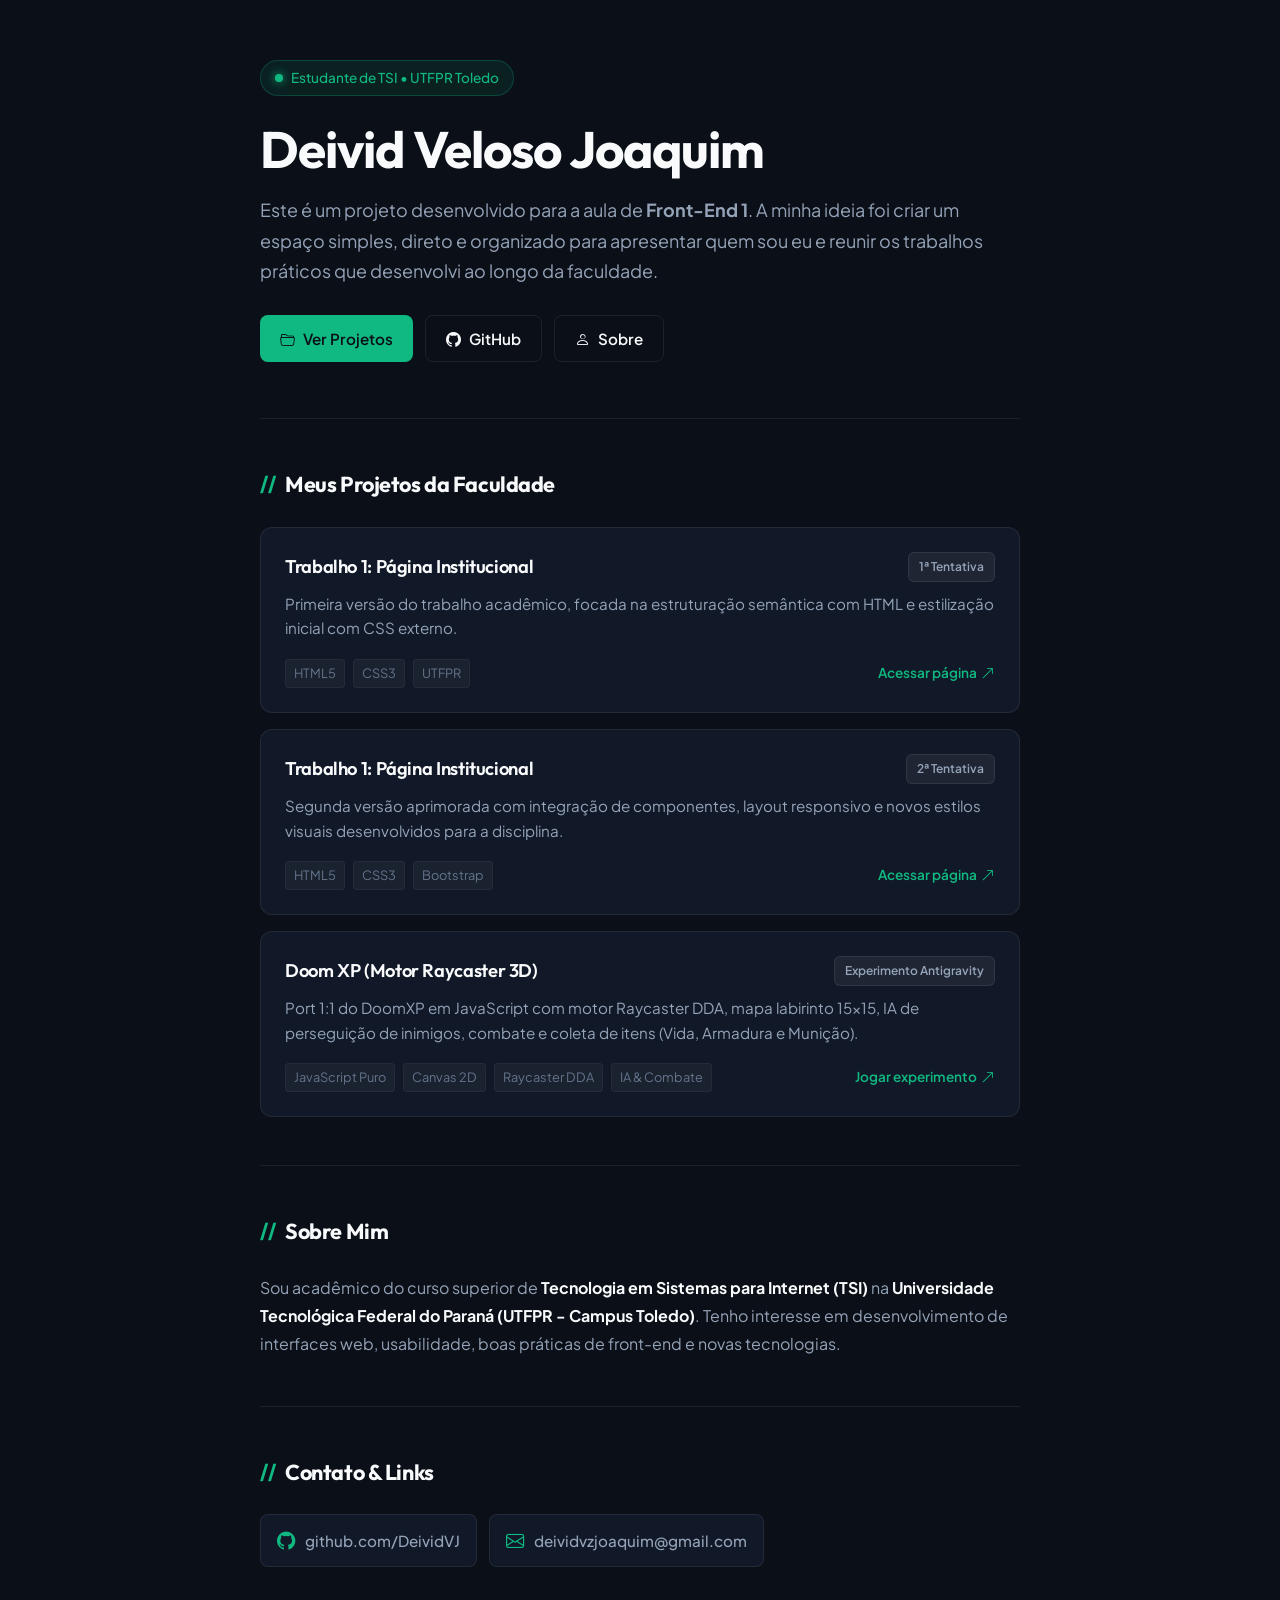
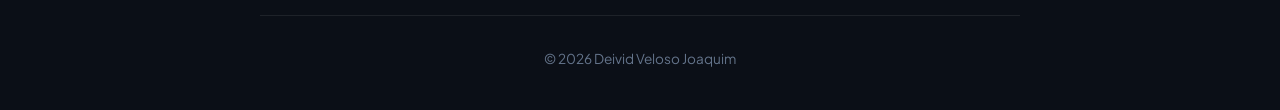
<file: index.html>
<!DOCTYPE html>
<html lang="pt-br">

<head>
    <meta charset="UTF-8">
    <meta name="viewport" content="width=device-width, initial-scale=1.0">
    <title>Deivid Veloso Joaquim | Portfólio Front-End</title>
    <meta name="description"
        content="Portfólio acadêmico de Deivid Veloso Joaquim, estudante de Tecnologia em Sistemas para Internet (TSI) na UTFPR Toledo. Projetos práticos da disciplina de Front-End 1.">

    <link rel="preconnect" href="https://fonts.googleapis.com">
    <link rel="preconnect" href="https://fonts.gstatic.com" crossorigin>
    <link
        href="https://fonts.googleapis.com/css2?family=Outfit:wght@500;600;700&family=Plus+Jakarta+Sans:wght@400;500;600&display=swap"
        rel="stylesheet">

    <link rel="stylesheet" href="https://cdn.jsdelivr.net/npm/bootstrap-icons@1.11.3/font/bootstrap-icons.min.css">

    <link rel="stylesheet" href="estilo.css">
</head>

<body>

    <main class="wrapper">

        <header class="hero">
            <div class="status-pill">
                <span class="status-dot"></span>
                <span>Estudante de TSI • UTFPR Toledo</span>
            </div>

            <h1>Deivid Veloso Joaquim</h1>

            <p>
                Este é um projeto desenvolvido para a aula de <strong>Front-End 1</strong>. A minha ideia foi criar um
                espaço simples, direto e organizado para apresentar quem sou eu e reunir os trabalhos práticos que
                desenvolvi ao longo da faculdade.
            </p>

            <div class="action-buttons">
                <a href="#projetos" class="btn btn-primary">
                    <i class="bi bi-folder2-open"></i> Ver Projetos
                </a>
                <a href="https://github.com/DeividVJ" target="_blank" rel="noopener noreferrer" class="btn btn-outline">
                    <i class="bi bi-github"></i> GitHub
                </a>
                <a href="#sobre" class="btn btn-outline">
                    <i class="bi bi-person"></i> Sobre
                </a>
            </div>
        </header>

        <div class="section-divider"></div>

        <section id="projetos" class="section">
            <h2 class="section-title">
                <span>//</span> Meus Projetos da Faculdade
            </h2>

            <div class="projects-grid">

                <a href="utfpr-trabalhos-main/utfpr-trabalhos-main/html utf/index.html" target="_blank"
                    rel="noopener noreferrer" class="project-card">
                    <div class="project-header">
                        <h3 class="project-title">Trabalho 1: Página Institucional</h3>
                        <span class="project-badge">1ª Tentativa</span>
                    </div>
                    <p class="project-desc">
                        Primeira versão do trabalho acadêmico, focada na estruturação semântica com HTML e estilização
                        inicial com CSS externo.
                    </p>
                    <div class="project-footer">
                        <div class="tech-tags">
                            <span class="tech-tag">HTML5</span>
                            <span class="tech-tag">CSS3</span>
                            <span class="tech-tag">UTFPR</span>
                        </div>
                        <span class="project-link-text">
                            Acessar página <i class="bi bi-arrow-up-right"></i>
                        </span>
                    </div>
                </a>

                <a href="Deividvsjq.github.io-main/trab3.1/index.html" target="_blank" rel="noopener noreferrer"
                    class="project-card">
                    <div class="project-header">
                        <h3 class="project-title">Trabalho 1: Página Institucional</h3>
                        <span class="project-badge">2ª Tentativa</span>
                    </div>
                    <p class="project-desc">
                        Segunda versão aprimorada com integração de componentes, layout responsivo e novos estilos
                        visuais desenvolvidos para a disciplina.
                    </p>
                    <div class="project-footer">
                        <div class="tech-tags">
                            <span class="tech-tag">HTML5</span>
                            <span class="tech-tag">CSS3</span>
                            <span class="tech-tag">Bootstrap</span>
                        </div>
                        <span class="project-link-text">
                            Acessar página <i class="bi bi-arrow-up-right"></i>
                        </span>
                    </div>
                </a>

                <a href="doom-xp/index.html" target="_blank" rel="noopener noreferrer" class="project-card">
                    <div class="project-header">
                        <h3 class="project-title">Doom XP (Motor Raycaster 3D)</h3>
                        <span class="project-badge">Experimento Antigravity</span>
                    </div>
                    <p class="project-desc">
                        Port 1:1 do DoomXP em JavaScript com motor Raycaster DDA, mapa labirinto 15x15, IA de
                        perseguição de inimigos, combate e coleta de itens (Vida, Armadura e Munição).
                    </p>
                    <div class="project-footer">
                        <div class="tech-tags">
                            <span class="tech-tag">JavaScript Puro</span>
                            <span class="tech-tag">Canvas 2D</span>
                            <span class="tech-tag">Raycaster DDA</span>
                            <span class="tech-tag">IA & Combate</span>
                        </div>
                        <span class="project-link-text">
                            Jogar experimento <i class="bi bi-arrow-up-right"></i>
                        </span>
                    </div>
                </a>
            </div>
        </section>

        <div class="section-divider"></div>

        <section id="sobre" class="section">
            <h2 class="section-title">
                <span>//</span> Sobre Mim
            </h2>
            <p class="about-text">
                Sou acadêmico do curso superior de <strong>Tecnologia em Sistemas para Internet (TSI)</strong> na
                <strong>Universidade Tecnológica Federal do Paraná (UTFPR - Campus Toledo)</strong>.
                Tenho interesse em desenvolvimento de interfaces web, usabilidade, boas práticas de front-end e novas
                tecnologias.
            </p>
        </section>

        <div class="section-divider"></div>

        <section id="contato" class="section">
            <h2 class="section-title">
                <span>//</span> Contato & Links
            </h2>
            <div class="contact-links">
                <a href="https://github.com/DeividVJ" target="_blank" rel="noopener noreferrer" class="contact-chip">
                    <i class="bi bi-github"></i>
                    <span>github.com/DeividVJ</span>
                </a>
                <a href="mailto:deividvzjoaquim@gmail.com" class="contact-chip">
                    <i class="bi bi-envelope"></i>
                    <span>deividvzjoaquim@gmail.com</span>
                </a>
            </div>
        </section>

        <footer>
            <p>© 2026 Deivid Veloso Joaquim </p>
        </footer>

    </main>

    <script src="script.js"></script>
</body>

</html>
</file>
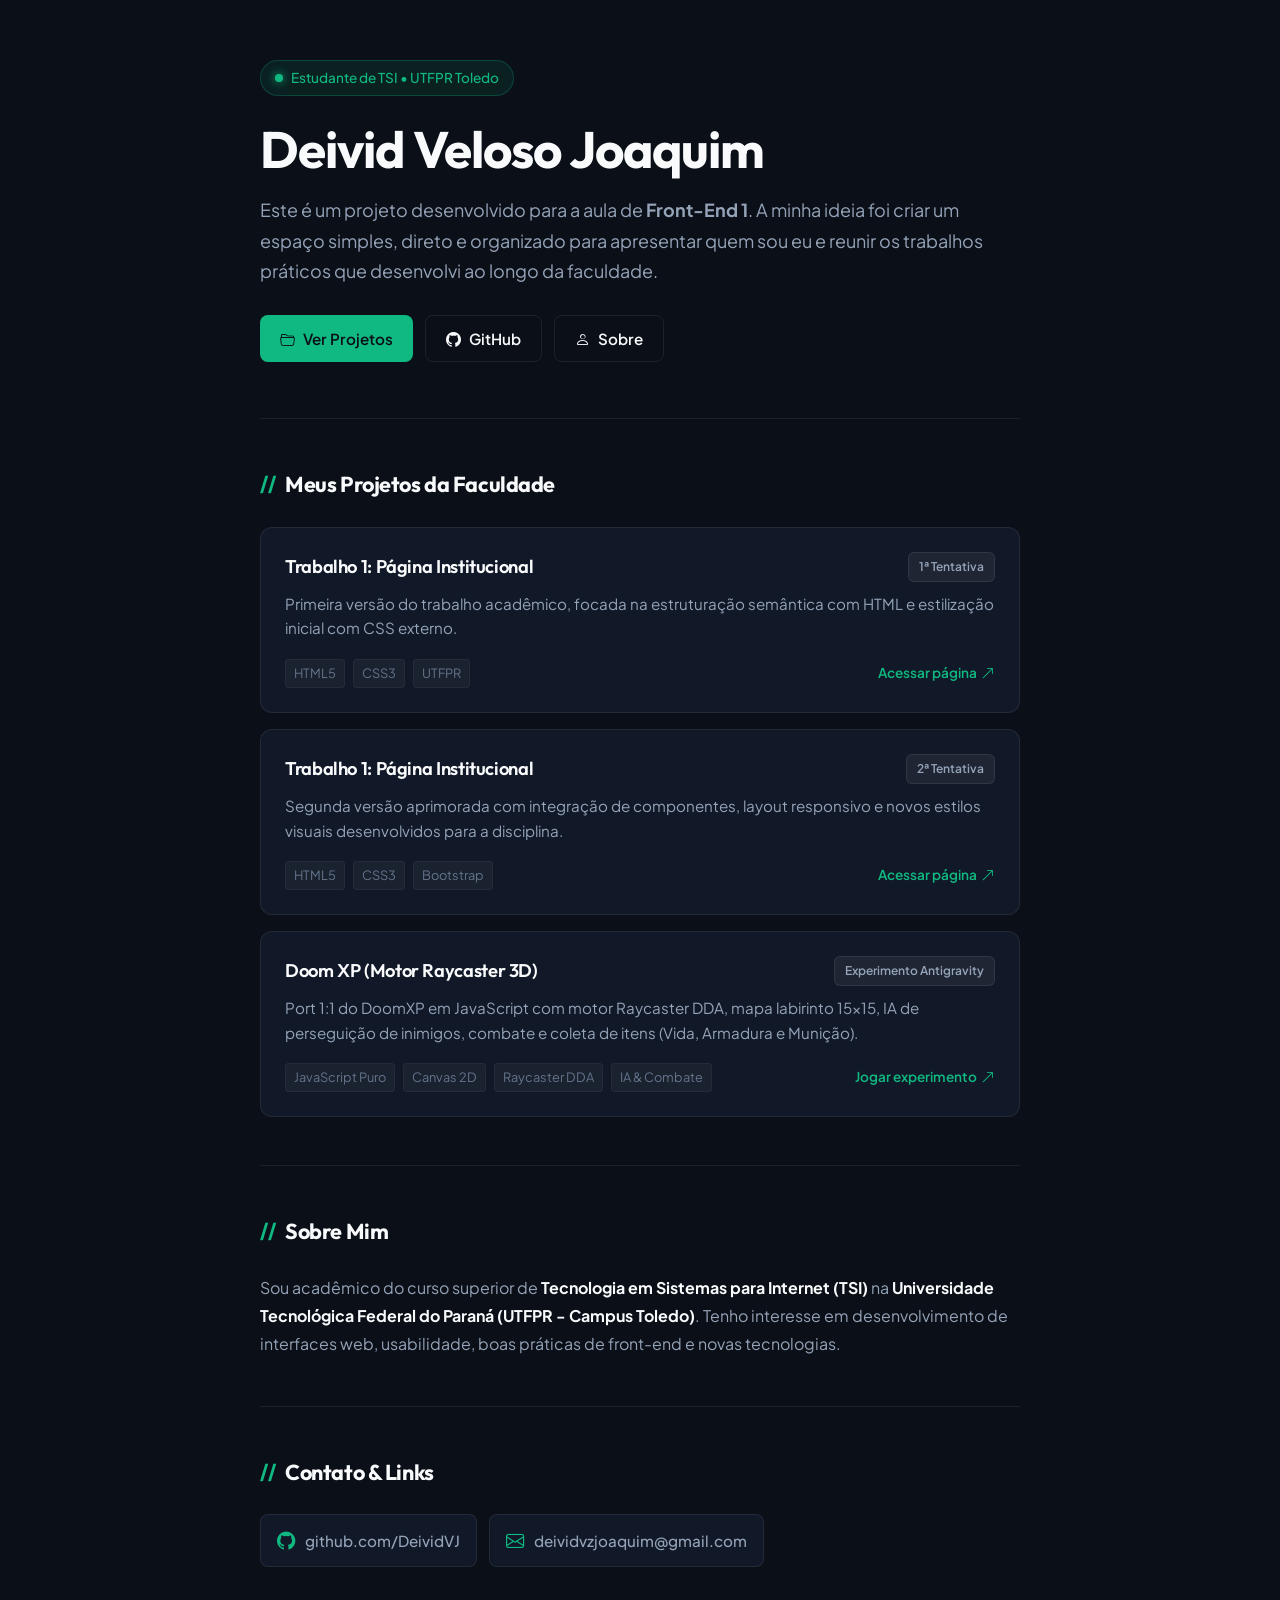
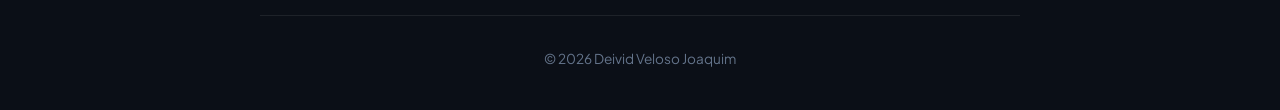
<file: projeto 1/index.html>
<!DOCTYPE html>
<html lang="pt-br">

<head>
    <meta charset="UTF-8">
    <meta name="viewport" content="width=device-width, initial-scale=1.0">
    <title>Deivid Veloso Joaquim | Portfólio Front-End</title>
    <meta name="description"
        content="Portfólio acadêmico de Deivid Veloso Joaquim, estudante de Tecnologia em Sistemas para Internet (TSI) na UTFPR Toledo. Projetos práticos da disciplina de Front-End 1.">

    <link rel="preconnect" href="https://fonts.googleapis.com">
    <link rel="preconnect" href="https://fonts.gstatic.com" crossorigin>
    <link
        href="https://fonts.googleapis.com/css2?family=Outfit:wght@500;600;700&family=Plus+Jakarta+Sans:wght@400;500;600&display=swap"
        rel="stylesheet">

    <link rel="stylesheet" href="https://cdn.jsdelivr.net/npm/bootstrap-icons@1.11.3/font/bootstrap-icons.min.css">

    <link rel="stylesheet" href="estilo.css">
</head>

<body>

    <main class="wrapper">

        <header class="hero">
            <div class="status-pill">
                <span class="status-dot"></span>
                <span>Estudante de TSI • UTFPR Toledo</span>
            </div>

            <h1>Deivid Veloso Joaquim</h1>

            <p>
                Este é um projeto desenvolvido para a aula de <strong>Front-End 1</strong>. A minha ideia foi criar um
                espaço simples, direto e organizado para apresentar quem sou eu e reunir os trabalhos práticos que
                desenvolvi ao longo da faculdade.
            </p>

            <div class="action-buttons">
                <a href="#projetos" class="btn btn-primary">
                    <i class="bi bi-folder2-open"></i> Ver Projetos
                </a>
                <a href="https://github.com/DeividVJ" target="_blank" rel="noopener noreferrer" class="btn btn-outline">
                    <i class="bi bi-github"></i> GitHub
                </a>
                <a href="#sobre" class="btn btn-outline">
                    <i class="bi bi-person"></i> Sobre
                </a>
            </div>
        </header>

        <div class="section-divider"></div>

        <section id="projetos" class="section">
            <h2 class="section-title">
                <span>//</span> Meus Projetos da Faculdade
            </h2>

            <div class="projects-grid">

                <a href="html utf/index.html" target="_blank"
                    rel="noopener noreferrer" class="project-card">
                    <div class="project-header">
                        <h3 class="project-title">Trabalho 1: Página Institucional</h3>
                        <span class="project-badge">1ª Tentativa</span>
                    </div>
                    <p class="project-desc">
                        Primeira versão do trabalho acadêmico, focada na estruturação semântica com HTML e estilização
                        inicial com CSS externo.
                    </p>
                    <div class="project-footer">
                        <div class="tech-tags">
                            <span class="tech-tag">HTML5</span>
                            <span class="tech-tag">CSS3</span>
                            <span class="tech-tag">UTFPR</span>
                        </div>
                        <span class="project-link-text">
                            Acessar página <i class="bi bi-arrow-up-right"></i>
                        </span>
                    </div>
                </a>

                <a href="trab3.1/index.html" target="_blank" rel="noopener noreferrer"
                    class="project-card">
                    <div class="project-header">
                        <h3 class="project-title">Trabalho 1: Página Institucional</h3>
                        <span class="project-badge">2ª Tentativa</span>
                    </div>
                    <p class="project-desc">
                        Segunda versão aprimorada com integração de componentes, layout responsivo e novos estilos
                        visuais desenvolvidos para a disciplina.
                    </p>
                    <div class="project-footer">
                        <div class="tech-tags">
                            <span class="tech-tag">HTML5</span>
                            <span class="tech-tag">CSS3</span>
                            <span class="tech-tag">Bootstrap</span>
                        </div>
                        <span class="project-link-text">
                            Acessar página <i class="bi bi-arrow-up-right"></i>
                        </span>
                    </div>
                </a>

                <a href="doom-xp/index.html" target="_blank" rel="noopener noreferrer" class="project-card">
                    <div class="project-header">
                        <h3 class="project-title">Doom XP (Motor Raycaster 3D)</h3>
                        <span class="project-badge">Experimento Antigravity</span>
                    </div>
                    <p class="project-desc">
                        Port 1:1 do DoomXP em JavaScript com motor Raycaster DDA, mapa labirinto 15x15, IA de
                        perseguição de inimigos, combate e coleta de itens (Vida, Armadura e Munição).
                    </p>
                    <div class="project-footer">
                        <div class="tech-tags">
                            <span class="tech-tag">JavaScript Puro</span>
                            <span class="tech-tag">Canvas 2D</span>
                            <span class="tech-tag">Raycaster DDA</span>
                            <span class="tech-tag">IA & Combate</span>
                        </div>
                        <span class="project-link-text">
                            Jogar experimento <i class="bi bi-arrow-up-right"></i>
                        </span>
                    </div>
                </a>
            </div>
        </section>

        <div class="section-divider"></div>

        <section id="sobre" class="section">
            <h2 class="section-title">
                <span>//</span> Sobre Mim
            </h2>
            <p class="about-text">
                Sou acadêmico do curso superior de <strong>Tecnologia em Sistemas para Internet (TSI)</strong> na
                <strong>Universidade Tecnológica Federal do Paraná (UTFPR - Campus Toledo)</strong>.
                Tenho interesse em desenvolvimento de interfaces web, usabilidade, boas práticas de front-end e novas
                tecnologias.
            </p>
        </section>

        <div class="section-divider"></div>

        <section id="contato" class="section">
            <h2 class="section-title">
                <span>//</span> Contato & Links
            </h2>
            <div class="contact-links">
                <a href="https://github.com/DeividVJ" target="_blank" rel="noopener noreferrer" class="contact-chip">
                    <i class="bi bi-github"></i>
                    <span>github.com/DeividVJ</span>
                </a>
                <a href="mailto:deividvzjoaquim@gmail.com" class="contact-chip">
                    <i class="bi bi-envelope"></i>
                    <span>deividvzjoaquim@gmail.com</span>
                </a>
            </div>
        </section>

        <footer>
            <p>© 2026 Deivid Veloso Joaquim </p>
        </footer>

    </main>

    <script src="script.js"></script>
</body>

</html>
</file>
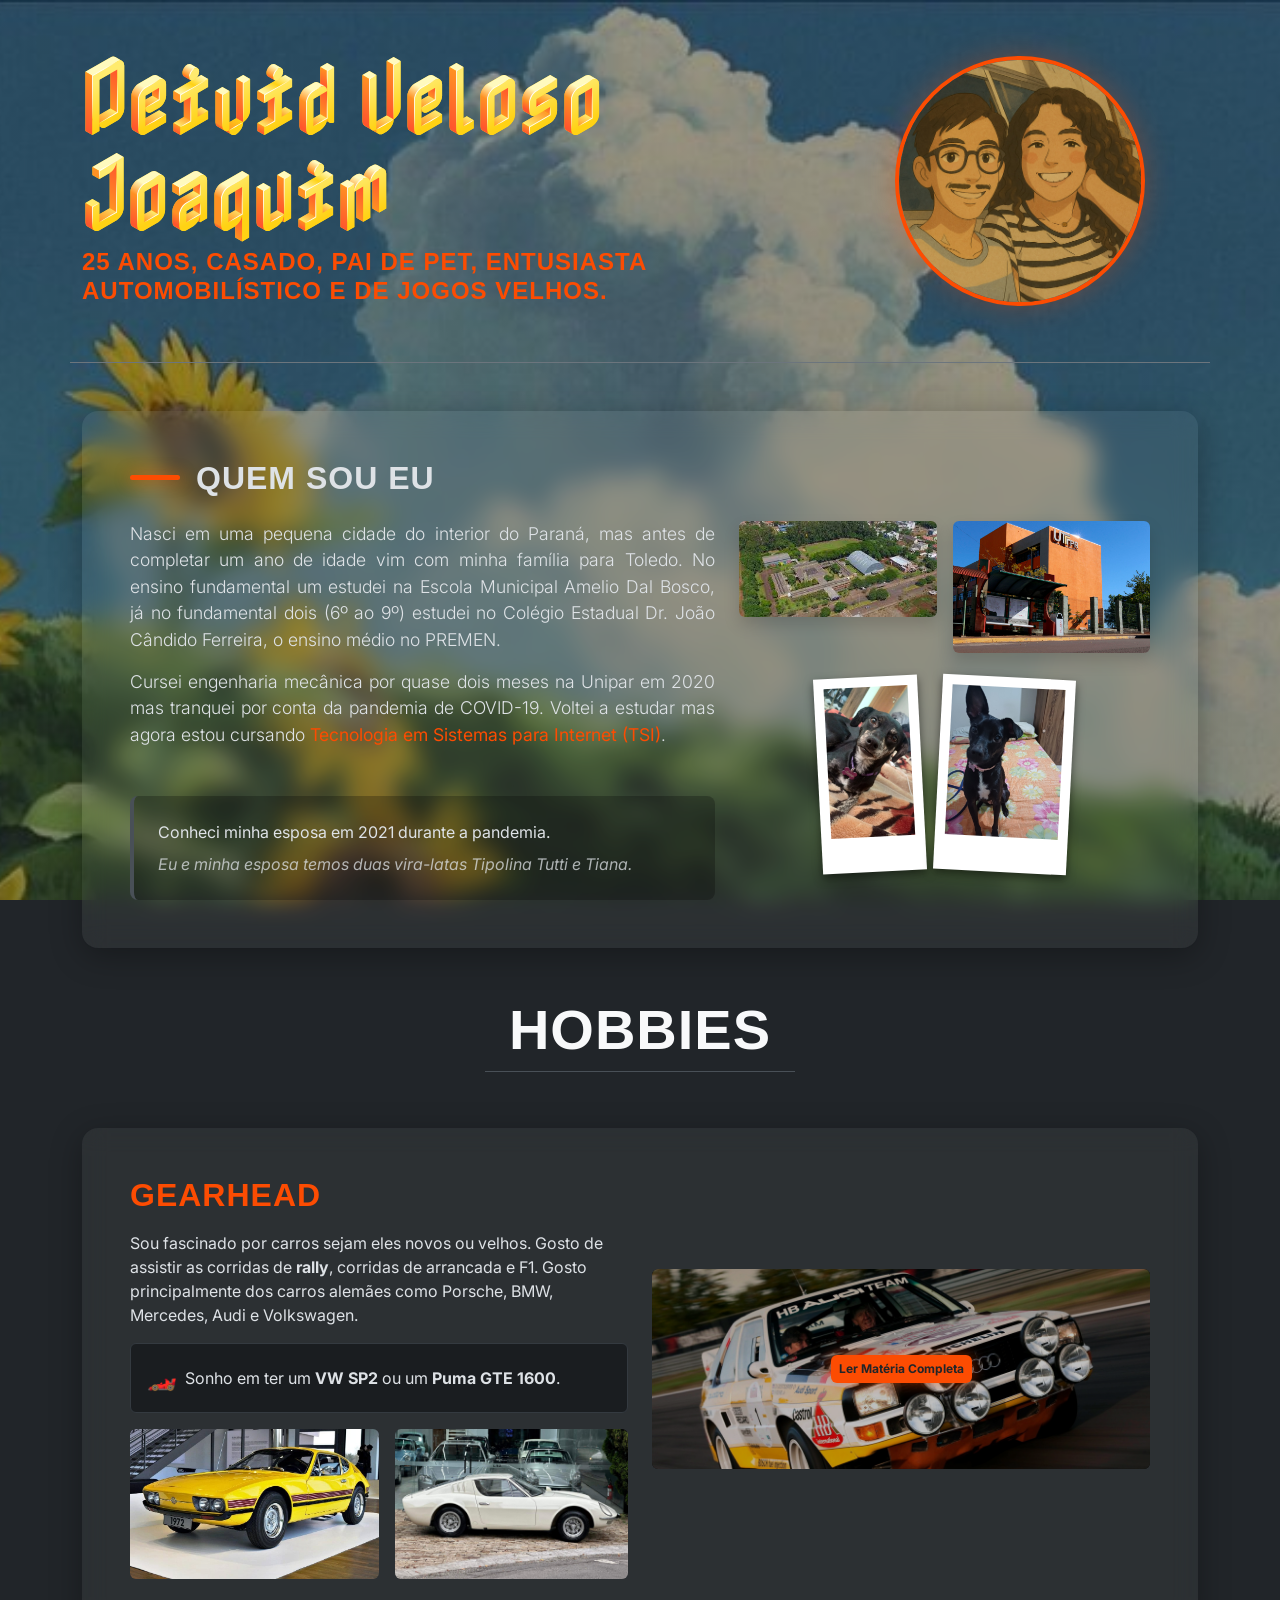
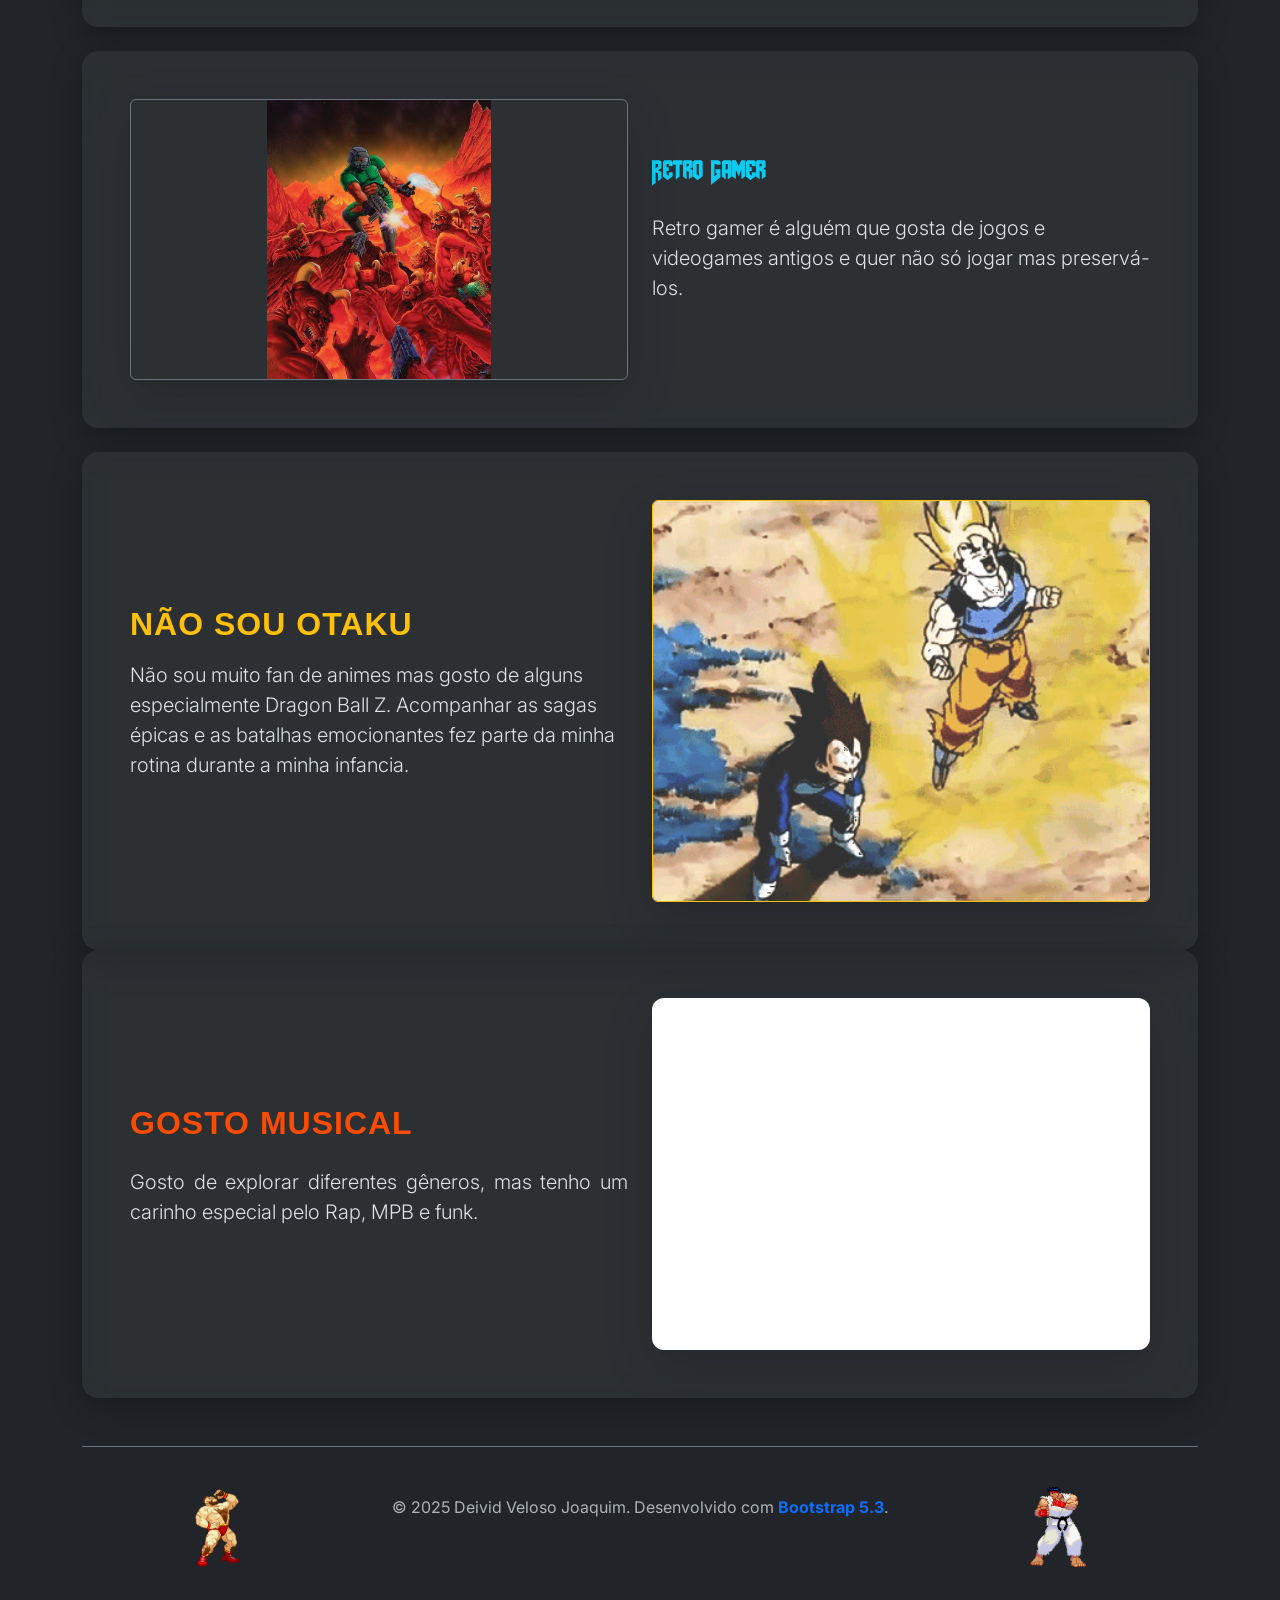
<file: Deividvsjq.github.io-main/trab3.1/index.html>
<!DOCTYPE html>
<html lang="pt-br" data-bs-theme="dark">

<head>
    <meta charset="UTF-8">
    <meta name="viewport" content="width=device-width, initial-scale=1.0">
    <title>Deivid Veloso Joaquim - Portfólio</title>


    <link href="https://cdn.jsdelivr.net/npm/bootstrap@5.3.2/dist/css/bootstrap.min.css" rel="stylesheet"
        integrity="sha384-T3c6CoIi6uLrA9TneNEoa7RxnatzjcDSCmG1MXxSR1GAsXEV/Dwwykc2MPK8M2HN" crossorigin="anonymous">
    <link rel="preconnect" href="https://fonts.googleapis.com">
    <link rel="preconnect" href="https://fonts.gstatic.com" crossorigin>
    <link href="https://fonts.googleapis.com/css2?family=Bungee+Spice&family=Nabla&display=swap" rel="stylesheet">

    <link href="https://fonts.googleapis.com/css2?family=Inter:wght@300;400;600&display=swap" rel="stylesheet">


    <link rel="stylesheet" href="css/stilo.css">
</head>

<body class="bg-dark text-light">


    <div class="container my-5 fade-in-down">
        <header class="row align-items-center mb-5 pb-5 border-bottom border-secondary">
            <div class="col-md-8 text-center text-md-start">
                <h1 class="display-1 fw-normal font-nabla text-white mb-2">
                    Deivid Veloso <span class="text-secondary fw-light">Joaquim</span>
                </h1>
                <h3 class="h4 font-porsche text-brand-orange">
                    25 anos, Casado, Pai de pet, entusiasta automobilístico e de jogos velhos.
                </h3>
            </div>
            <div class="col-md-4 text-center">
                <div class="position-relative d-inline-block">
                    <img src="img/fototrab1.jpg" alt="Foto de Deivid Veloso Joaquim"
                        class="rounded-circle profile-img img-fluid">
                </div>
            </div>
        </header>

        <main>

            <section id="quem-sou-eu" class="mb-5">
                <div class="card glass-card border-0 rounded-4 overflow-hidden">
                    <div class="card-body p-4 p-md-5">
                        <div class="d-flex align-items-center mb-4">
                            <div class="bg-brand-orange rounded-pill me-3" style="width: 50px; height: 5px;"></div>
                            <h2 class="font-porsche m-0">Quem sou eu</h2>
                        </div>

                        <div class="row align-items-start g-4">
                            <div class="col-lg-7">
                                <p class="lead" style="font-size: 1.1rem; text-align: justify;">
                                    Nasci em uma pequena cidade do interior do Paraná, mas antes de completar um ano de
                                    idade vim com minha família para Toledo.
                                    No ensino fundamental um estudei na Escola Municipal Amelio Dal Bosco, já no
                                    fundamental dois (6º ao 9º)
                                    estudei no Colégio Estadual Dr. João Cândido Ferreira, o ensino médio no PREMEN.
                                </p>
                                <p class="lead" style="font-size: 1.1rem; text-align: justify;">
                                    Cursei engenharia mecânica por quase dois meses na Unipar em 2020 mas tranquei por
                                    conta da pandemia de COVID-19.
                                    Voltei a estudar mas agora estou cursando <strong
                                        class="text-brand-orange">Tecnologia em Sistemas para Internet (TSI)</strong>.
                                </p>

                                <div
                                    class="mt-5 p-4 bg-black bg-opacity-25 rounded-3 border-start border-4 border-brand-orange">
                                    <p class="mb-2">
                                        Conheci minha esposa em 2021 durante a pandemia.
                                    </p>
                                    <p class="mb-0 text-muted fst-italic">
                                        Eu e minha esposa temos duas vira-latas Tipolina Tutti e Tiana.
                                    </p>
                                </div>
                            </div>

                            <div class="col-lg-5">

                                <div class="row g-3 mb-4">
                                    <div class="col-6">
                                        <img src="img/escolas.jpg" class="img-fluid rounded shadow hover-zoom"
                                            alt="Escola">
                                    </div>
                                    <div class="col-6">
                                        <img src="img/utfpr toledo.jpg" class="img-fluid rounded shadow hover-zoom"
                                            alt="UTFPR">
                                    </div>
                                </div>
                                <div class="d-flex justify-content-center gap-3">
                                    <div class="polaroid">
                                        <img src="img/Tiana.jpeg" class="img-fluid" style="height: 150px; width: auto;"
                                            alt="Tiana">
                                    </div>
                                    <div class="polaroid">
                                        <img src="img/Tipolina.jpg" class="img-fluid"
                                            style="height: 150px; width: auto;" alt="Tipolina">
                                    </div>
                                </div>
                            </div>
                        </div>
                    </div>
                </div>
            </section>


            <section id="hobbies" class="mb-5">
                <div class="text-center mb-5">
                    <h2 class="font-porsche display-4 border-bottom border-brand-orange d-inline-block pb-2 px-4">
                        Hobbies</h2>
                </div>

                <div class="row g-4">

                    <div class="col-lg-12">
                        <div class="card glass-card border-0 rounded-4 h-100">
                            <div class="card-body p-4 p-md-5">
                                <div class="row align-items-center">
                                    <div class="col-lg-6 mb-4 mb-lg-0">
                                        <h3 class="font-porsche text-brand-orange mb-3 fs-2">Gearhead</h3>
                                        <p>
                                            Sou fascinado por carros sejam eles novos ou velhos. Gosto de assistir as
                                            corridas de <strong>rally</strong>, corridas de arrancada e F1.
                                            Gosto principalmente dos carros alemães como Porsche, BMW, Mercedes, Audi e
                                            Volkswagen.
                                        </p>
                                        <div class="alert alert-dark border-brand-orange d-flex align-items-center"
                                            role="alert">
                                            <span class="fs-4 me-2">🏎️</span>
                                            <div>
                                                Sonho em ter um <strong>VW SP2</strong> ou um <strong>Puma GTE
                                                    1600</strong>.
                                            </div>
                                        </div>
                                        <div class="d-flex gap-3 mt-3">
                                            <img src="img/SP2.jpg" class="img-fluid rounded flex-fill w-50 hover-zoom"
                                                style="height: 150px; object-fit: cover;" alt="SP2">
                                            <img src="img/Puma gts 1600.jpeg"
                                                class="img-fluid rounded flex-fill w-50 hover-zoom"
                                                style="height: 150px; object-fit: cover;" alt="Puma">
                                        </div>
                                    </div>
                                    <div class="col-lg-6">
                                        <div class="card bg-black border-0 overflow-hidden mb-3">
                                            <a href="https://flatout.com.br/tour-de-corse-1986-o-rali-que-marcou-o-fim-do-grupo-b-e-mudou-a-historia-do-wrc/"
                                                target="_blank" class="text-decoration-none">
                                                <img src="img/audiquattro-2.jpeg"
                                                    class="card-img-top opacity-75 hover-zoom" alt="Audi Quattro"
                                                    style="height: 200px; object-fit: cover;">
                                                <div
                                                    class="card-img-overlay d-flex align-items-center justify-content-center">
                                                    <span class="badge bg-brand-orange text-dark p-2">Ler Matéria
                                                        Completa</span>
                                                </div>
                                            </a>
                                        </div>

                                    </div>
                                </div>
                            </div>
                        </div>
                    </div>


                    <div class="col-lg-12">
                        <div class="card glass-card border-0 rounded-4">
                            <div class="card-body p-4 p-md-5">
                                <div class="row align-items-center flex-row-reverse">
                                    <div class="col-lg-6 mb-4 mb-lg-0">
                                        <h3 class="font-amazdoom text-info mb-3 fs-2">Retro Gamer</h3>
                                        <p class="lead">
                                            Retro gamer é alguém que gosta de jogos e videogames antigos e quer não só
                                            jogar mas preservá-los.
                                        </p>
                                    </div>
                                    <div class="col-lg-6">
                                        <div class="ratio ratio-16x9 rounded shadow-lg border border-secondary">
                                            <img src="img/Doom.jfif" class="img-fluid w-100 h-100 object-fit-contain"
                                                alt="Doom - O jogo clássico">
                                        </div>
                                    </div>
                                </div>
                            </div>
                        </div>
                    </div>
                    <div class="col-lg-12">
                        <div class="card glass-card border-0 rounded-4">
                            <div class="card-body p-4 p-md-5">
                                <div class="row align-items-center">
                                    <div class="col-lg-6 mb-4 mb-lg-0">
                                        <h3 class="font-porsche text-warning mb-3 fs-2">Não sou Otaku</h3>
                                        <p class="lead">
                                            Não sou muito fan de animes mas gosto de alguns especialmente Dragon Ball Z.
                                            Acompanhar as sagas épicas e as
                                            batalhas emocionantes fez parte da minha rotina durante a minha infancia.
                                        </p>
                                    </div>
                                    <div class="col-lg-6">
                                        <div class="rounded shadow-lg overflow-hidden border border-warning"
                                            style="text-align: center;">
                                            <img src="img/Dragon Ball Z.gif" class="img-fluid w-100"
                                                style="object-fit: cover; max-height: 400px;" alt="Dragon Ball Z">
                                        </div>
                                    </div>
                                </div>
                            </div>
                        </div>
                    </div>
                </div>
                <section id="musica" class="mb-5">
                    <div class="card glass-card border-0 rounded-4">
                        <div class="card-body p-4 p-md-5">
                            <div class="row align-items-center">
                                <div class="col-lg-6 mb-4 mb-lg-0">
                                    <h2 class="font-porsche mb-4 text-brand-orange">Gosto Musical</h2>
                                    <p class="lead" style="text-align: justify;">
                                        Gosto de explorar diferentes gêneros, mas tenho um carinho especial pelo Rap,
                                        MPB e funk.
                                    </p>
                                </div>
                                <div class="col-lg-6">
                                    <div class="ratio ratio-16x9 rounded shadow-lg overflow-hidden"
                                        style="max-height: 400px; min-height: 352px;">
                                        <iframe data-testid="embed-iframe" style="border-radius:12px"
                                            src="https://open.spotify.com/embed/playlist/2InIOqY0Chqjxrx5JlJhZl?utm_source=generator"
                                            width="100%" height="352" frameBorder="0" allowfullscreen=""
                                            allow="autoplay; clipboard-write; encrypted-media; fullscreen; picture-in-picture"
                                            loading="lazy"></iframe>
                                    </div>
                                </div>
                            </div>
                        </div>
                    </div>
                </section>
        </main>

            <footer class="text-center text-muted py-5 border-top border-secondary mt-5 position-relative overflow-hidden">
                <img src="img/ryu.gif" class="fighter-gif ryu-footer" alt="Ryu">
                <p class="mb-0">&copy; 2025 Deivid Veloso Joaquim. Desenvolvido com <span
                        class="text-primary fw-bold">Bootstrap 5.3</span>.</p>
                <img src="img/zangief.gif" class="fighter-gif zangief-footer" alt="Zangief">
            </footer>
    </div>



    <script src="https://cdn.jsdelivr.net/npm/bootstrap@5.3.2/dist/js/bootstrap.bundle.min.js"
        integrity="sha384-C6RzsynM9kWDrMNeT87bh95OGNyZPhcTNXj1NW7RuBCsyN/o0jlpcV8Qyq46cDfL"
        crossorigin="anonymous"></script>
</body>

</html>
</file>
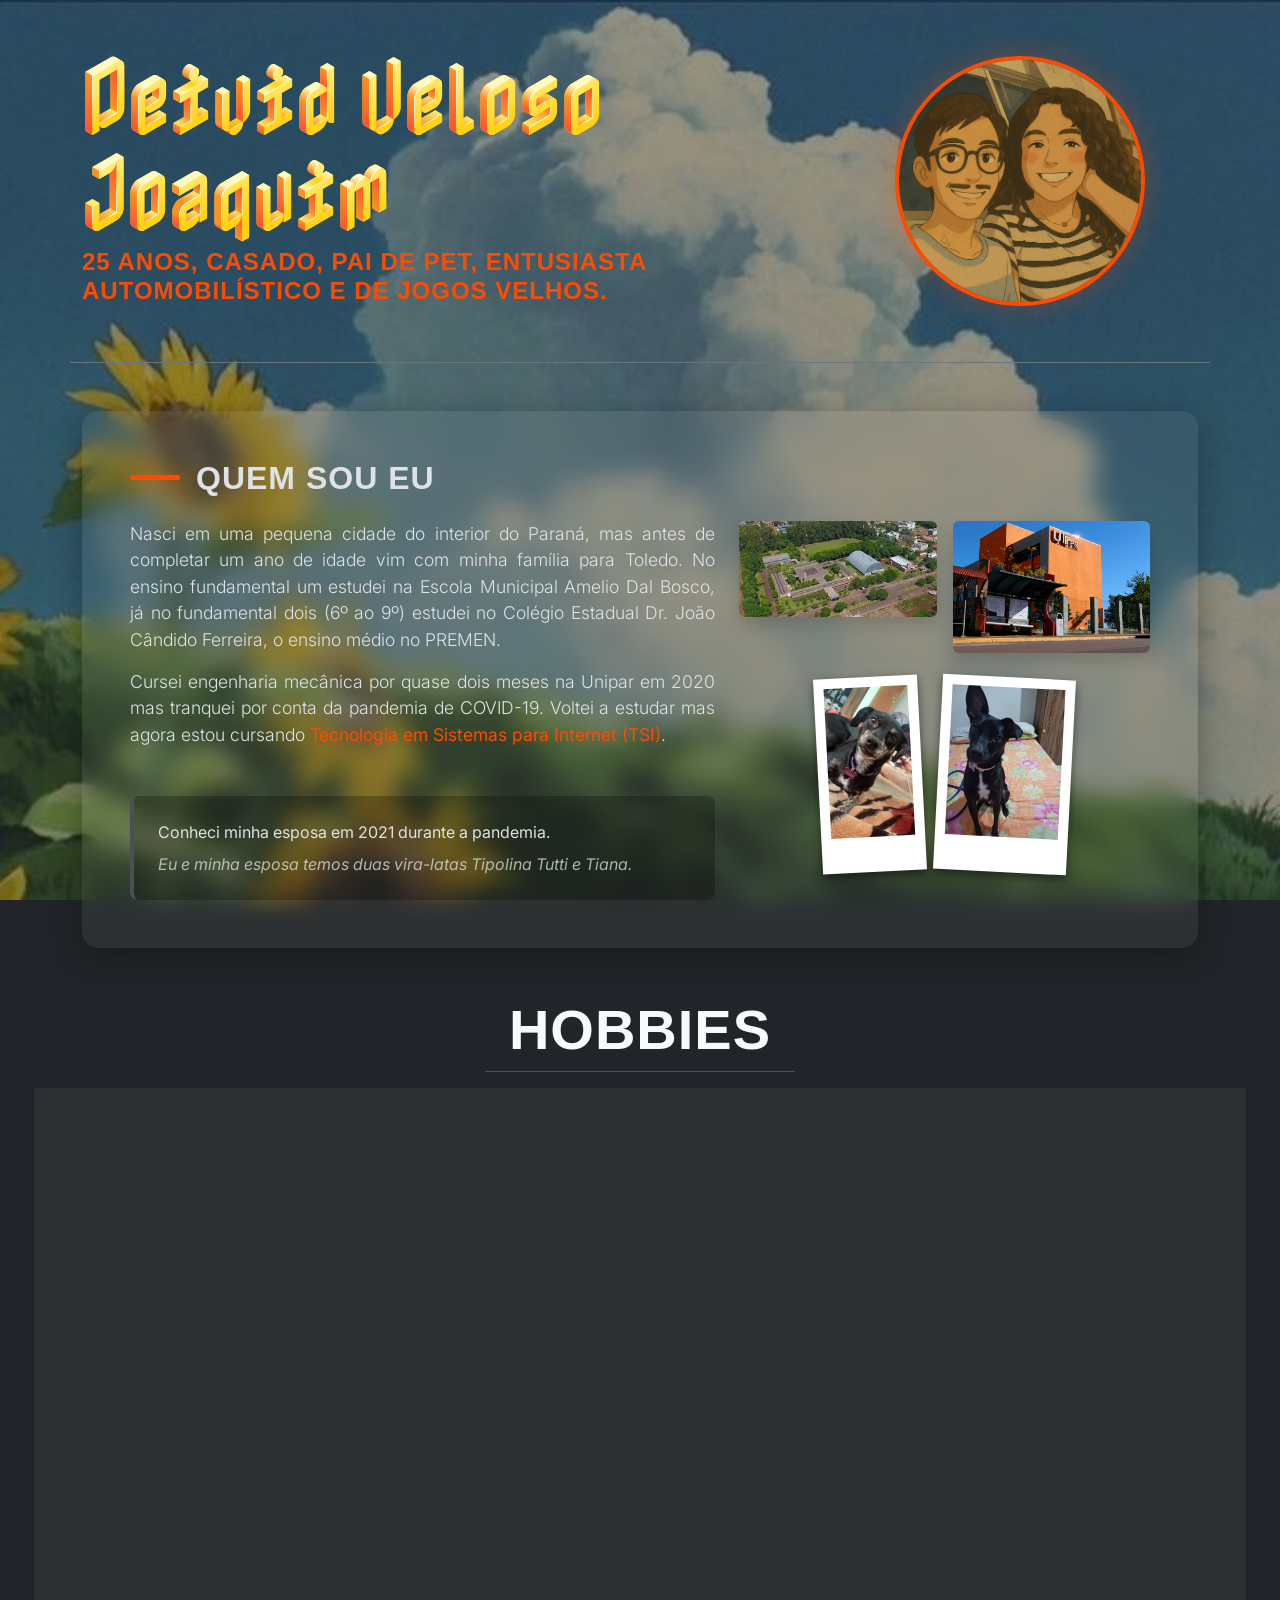
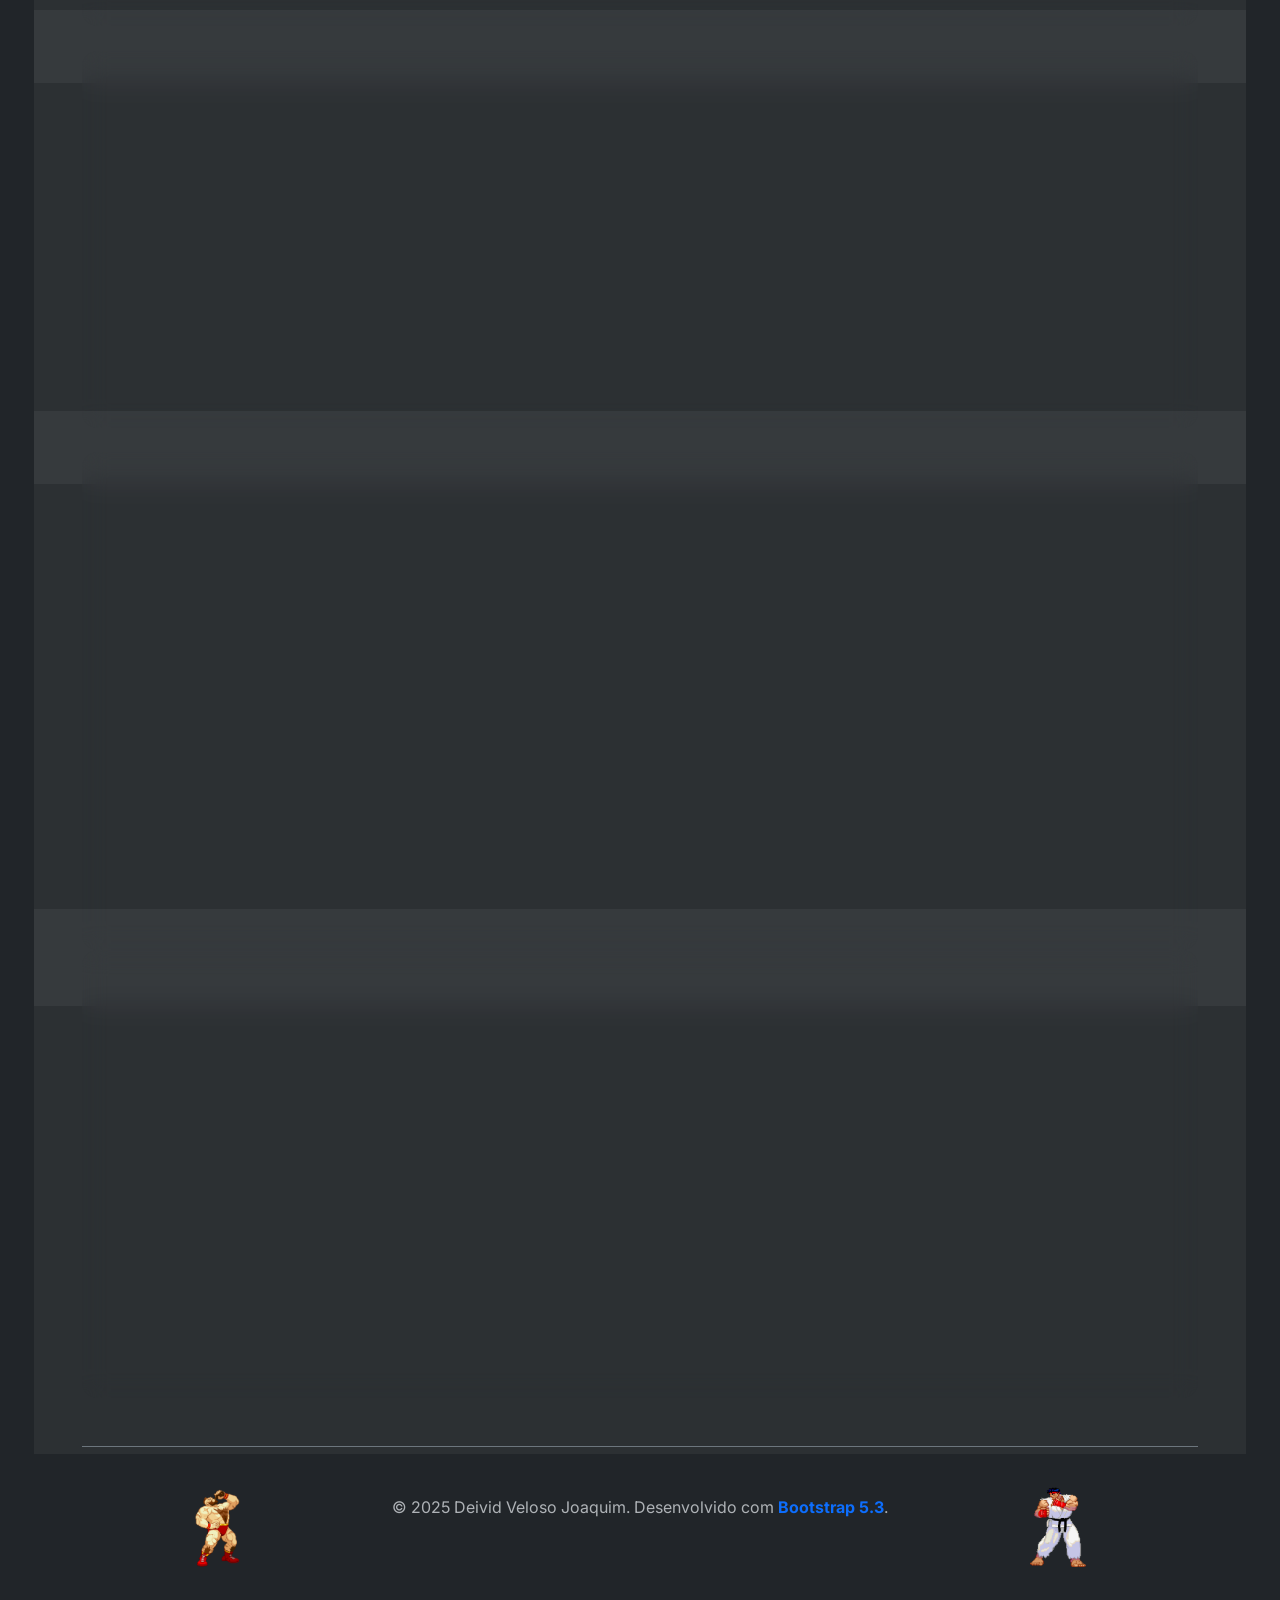
<file: projeto 1/trab3.1/index.html>
<!DOCTYPE html>
<html lang="pt-br" data-bs-theme="dark">

<head>
    <meta charset="UTF-8">
    <meta name="viewport" content="width=device-width, initial-scale=1.0">
    <title>Deivid Veloso Joaquim - Portfólio</title>


    <link href="https://cdn.jsdelivr.net/npm/bootstrap@5.3.2/dist/css/bootstrap.min.css" rel="stylesheet"
        integrity="sha384-T3c6CoIi6uLrA9TneNEoa7RxnatzjcDSCmG1MXxSR1GAsXEV/Dwwykc2MPK8M2HN" crossorigin="anonymous">
    <link rel="preconnect" href="https://fonts.googleapis.com">
    <link rel="preconnect" href="https://fonts.gstatic.com" crossorigin>
    <link href="https://fonts.googleapis.com/css2?family=Bungee+Spice&family=Nabla&display=swap" rel="stylesheet">

    <link href="https://fonts.googleapis.com/css2?family=Inter:wght@300;400;600&display=swap" rel="stylesheet">


    <link rel="stylesheet" href="css/stilo.css">
</head>

<body class="bg-dark text-light">


    <div class="container my-5 fade-in-down">
        <header class="row align-items-center mb-5 pb-5 border-bottom border-secondary">
            <div class="col-md-8 text-center text-md-start">
                <h1 class="display-1 fw-normal font-nabla text-white mb-2">
                    Deivid Veloso <span class="text-secondary fw-light">Joaquim</span>
                </h1>
                <h3 class="h4 font-porsche text-brand-orange">
                    25 anos, Casado, Pai de pet, entusiasta automobilístico e de jogos velhos.
                </h3>
            </div>
            <div class="col-md-4 text-center">
                <div class="position-relative d-inline-block">
                    <img src="img/fototrab1.jpg" alt="Foto de Deivid Veloso Joaquim"
                        class="rounded-circle profile-img img-fluid">
                </div>
            </div>
        </header>

        <main>

            <section id="quem-sou-eu" class="mb-5">
                <div class="card glass-card border-0 rounded-4 overflow-hidden">
                    <div class="card-body p-4 p-md-5">
                        <div class="d-flex align-items-center mb-4">
                            <div class="bg-brand-orange rounded-pill me-3" style="width: 50px; height: 5px;"></div>
                            <h2 class="font-porsche m-0">Quem sou eu</h2>
                        </div>

                        <div class="row align-items-start g-4">
                            <div class="col-lg-7">
                                <p class="lead" style="font-size: 1.1rem; text-align: justify;">
                                    Nasci em uma pequena cidade do interior do Paraná, mas antes de completar um ano de
                                    idade vim com minha família para Toledo.
                                    No ensino fundamental um estudei na Escola Municipal Amelio Dal Bosco, já no
                                    fundamental dois (6º ao 9º)
                                    estudei no Colégio Estadual Dr. João Cândido Ferreira, o ensino médio no PREMEN.
                                </p>
                                <p class="lead" style="font-size: 1.1rem; text-align: justify;">
                                    Cursei engenharia mecânica por quase dois meses na Unipar em 2020 mas tranquei por
                                    conta da pandemia de COVID-19.
                                    Voltei a estudar mas agora estou cursando <strong
                                        class="text-brand-orange">Tecnologia em Sistemas para Internet (TSI)</strong>.
                                </p>

                                <div
                                    class="mt-5 p-4 bg-black bg-opacity-25 rounded-3 border-start border-4 border-brand-orange">
                                    <p class="mb-2">
                                        Conheci minha esposa em 2021 durante a pandemia.
                                    </p>
                                    <p class="mb-0 text-muted fst-italic">
                                        Eu e minha esposa temos duas vira-latas Tipolina Tutti e Tiana.
                                    </p>
                                </div>
                            </div>

                            <div class="col-lg-5">

                                <div class="row g-3 mb-4">
                                    <div class="col-6">
                                        <img src="img/escolas.jpg" class="img-fluid rounded shadow hover-zoom"
                                            alt="Escola">
                                    </div>
                                    <div class="col-6">
                                        <img src="img/utfpr toledo.jpg" class="img-fluid rounded shadow hover-zoom"
                                            alt="UTFPR">
                                    </div>
                                </div>
                                <div class="d-flex justify-content-center gap-3">
                                    <div class="polaroid">
                                        <img src="img/Tiana.jpeg" class="img-fluid" style="height: 150px; width: auto;"
                                            alt="Tiana">
                                    </div>
                                    <div class="polaroid">
                                        <img src="img/Tipolina.jpg" class="img-fluid"
                                            style="height: 150px; width: auto;" alt="Tipolina">
                                    </div>
                                </div>
                            </div>
                        </div>
                    </div>
                </div>
            </section>


            <section id="hobbies" class="mb-5">
                <div class="text-center mb-5">
                    <h2 class="font-porsche display-4 border-bottom border-brand-orange d-inline-block pb-2 px-4">
                        Hobbies</h2>
                </div>

                <div class="row g-4">

                    <div class="col-lg-12">
                        <div class="card glass-card border-0 rounded-4 h-100">
                            <div class="card-body p-4 p-md-5">
                                <div class="row align-items-center">
                                    <div class="col-lg-6 mb-4 mb-lg-0">
                                        <h3 class="font-porsche text-brand-orange mb-3 fs-2">Gearhead</h3>
                                        <p>
                                            Sou fascinado por carros sejam eles novos ou velhos. Gosto de assistir as
                                            corridas de <strong>rally</strong>, corridas de arrancada e F1.
                                            Gosto principalmente dos carros alemães como Porsche, BMW, Mercedes, Audi e
                                            Volkswagen.
                                        </p>
                                        <div class="alert alert-dark border-brand-orange d-flex align-items-center"
                                            role="alert">
                                            <span class="fs-4 me-2">🏎️</span>
                                            <div>
                                                Sonho em ter um <strong>VW SP2</strong> ou um <strong>Puma GTE
                                                    1600</strong>.
                                            </div>
                                        </div>
                                        <div class="d-flex gap-3 mt-3">
                                            <img src="img/SP2.jpg" class="img-fluid rounded flex-fill w-50 hover-zoom"
                                                style="height: 150px; object-fit: cover;" alt="SP2">
                                            <img src="img/Puma gts 1600.jpeg"
                                                class="img-fluid rounded flex-fill w-50 hover-zoom"
                                                style="height: 150px; object-fit: cover;" alt="Puma">
                                        </div>
                                    </div>
                                    <div class="col-lg-6">
                                        <div class="card bg-black border-0 overflow-hidden mb-3">
                                            <a href="https://flatout.com.br/tour-de-corse-1986-o-rali-que-marcou-o-fim-do-grupo-b-e-mudou-a-historia-do-wrc/"
                                                target="_blank" class="text-decoration-none">
                                                <img src="img/audiquattro-2.jpeg"
                                                    class="card-img-top opacity-75 hover-zoom" alt="Audi Quattro"
                                                    style="height: 200px; object-fit: cover;">
                                                <div
                                                    class="card-img-overlay d-flex align-items-center justify-content-center">
                                                    <span class="badge bg-brand-orange text-dark p-2">Ler Matéria
                                                        Completa</span>
                                                </div>
                                            </a>
                                        </div>

                                    </div>
                                </div>
                            </div>
                        </div>
                    </div>


                    <div class="col-lg-12">
                        <div class="card glass-card border-0 rounded-4">
                            <div class="card-body p-4 p-md-5">
                                <div class="row align-items-center flex-row-reverse">
                                    <div class="col-lg-6 mb-4 mb-lg-0">
                                        <h3 class="font-amazdoom text-info mb-3 fs-2">Retro Gamer</h3>
                                        <p class="lead">
                                            Retro gamer é alguém que gosta de jogos e videogames antigos e quer não só
                                            jogar mas preservá-los.
                                        </p>
                                    </div>
                                    <div class="col-lg-6">
                                        <div class="ratio ratio-16x9 rounded shadow-lg border border-secondary">
                                            <img src="img/Doom.jfif" class="img-fluid w-100 h-100 object-fit-contain"
                                                alt="Doom - O jogo clássico">
                                        </div>
                                    </div>
                                </div>
                            </div>
                        </div>
                    </div>
                    <div class="col-lg-12">
                        <div class="card glass-card border-0 rounded-4">
                            <div class="card-body p-4 p-md-5">
                                <div class="row align-items-center">
                                    <div class="col-lg-6 mb-4 mb-lg-0">
                                        <h3 class="font-porsche text-warning mb-3 fs-2">Não sou Otaku</h3>
                                        <p class="lead">
                                            Não sou muito fan de animes mas gosto de alguns especialmente Dragon Ball Z.
                                            Acompanhar as sagas épicas e as
                                            batalhas emocionantes fez parte da minha rotina durante a minha infancia.
                                        </p>
                                    </div>
                                    <div class="col-lg-6">
                                        <div class="rounded shadow-lg overflow-hidden border border-warning"
                                            style="text-align: center;">
                                            <img src="img/Dragon Ball Z.gif" class="img-fluid w-100"
                                                style="object-fit: cover; max-height: 400px;" alt="Dragon Ball Z">
                                        </div>
                                    </div>
                                </div>
                            </div>
                        </div>
                    </div>
                </div>
                <section id="musica" class="mb-5">
                    <div class="card glass-card border-0 rounded-4">
                        <div class="card-body p-4 p-md-5">
                            <div class="row align-items-center">
                                <div class="col-lg-6 mb-4 mb-lg-0">
                                    <h2 class="font-porsche mb-4 text-brand-orange">Gosto Musical</h2>
                                    <p class="lead" style="text-align: justify;">
                                        Gosto de explorar diferentes gêneros, mas tenho um carinho especial pelo Rap,
                                        MPB e funk.
                                    </p>
                                </div>
                                <div class="col-lg-6">
                                    <div class="ratio ratio-16x9 rounded shadow-lg overflow-hidden"
                                        style="max-height: 400px; min-height: 352px;">
                                        <iframe data-testid="embed-iframe" style="border-radius:12px"
                                            src="https://open.spotify.com/embed/playlist/2InIOqY0Chqjxrx5JlJhZl?utm_source=generator"
                                            width="100%" height="352" frameBorder="0" allowfullscreen=""
                                            allow="autoplay; clipboard-write; encrypted-media; fullscreen; picture-in-picture"
                                            loading="lazy"></iframe>
                                    </div>
                                </div>
                            </div>
                        </div>
                    </div>
                </section>
        </main>

            <footer class="text-center text-muted py-5 border-top border-secondary mt-5 position-relative overflow-hidden">
                <img src="img/ryu.gif" class="fighter-gif ryu-footer" alt="Ryu">
                <p class="mb-0">&copy; 2025 Deivid Veloso Joaquim. Desenvolvido com <span
                        class="text-primary fw-bold">Bootstrap 5.3</span>.</p>
                <img src="img/zangief.gif" class="fighter-gif zangief-footer" alt="Zangief">
            </footer>
    </div>



    <script src="https://cdn.jsdelivr.net/npm/bootstrap@5.3.2/dist/js/bootstrap.bundle.min.js"
        integrity="sha384-C6RzsynM9kWDrMNeT87bh95OGNyZPhcTNXj1NW7RuBCsyN/o0jlpcV8Qyq46cDfL"
        crossorigin="anonymous"></script>
</body>

</html>
</file>
<file: estilo.css>
:root {
    --bg-base: #0b0f17;
    --bg-surface: #111827;
    --bg-surface-hover: #172033;
    --border-color: rgba(255, 255, 255, 0.08);
    --border-color-hover: rgba(16, 185, 129, 0.4);

    --text-primary: #f8fafc;
    --text-secondary: #94a3b8;
    --text-muted: #64748b;

    --accent: #10b981;
    --accent-glow: rgba(16, 185, 129, 0.15);

    --font-heading: 'Outfit', -apple-system, BlinkMacSystemFont, 'Segoe UI', Roboto, sans-serif;
    --font-body: 'Plus Jakarta Sans', -apple-system, BlinkMacSystemFont, 'Segoe UI', Roboto, sans-serif;
}

*,
*::before,
*::after {
    box-sizing: border-box;
    margin: 0;
    padding: 0;
}

html {
    scroll-behavior: smooth;
}

body {
    background-color: var(--bg-base);
    color: var(--text-primary);
    font-family: var(--font-body);
    line-height: 1.65;
    min-height: 100vh;
    padding: 60px 20px 40px;
    -webkit-font-smoothing: antialiased;
}


.wrapper {
    max-width: 760px;
    margin: 0 auto;
}


h1,
h2,
h3 {
    font-family: var(--font-heading);
    color: var(--text-primary);
    font-weight: 700;
    letter-spacing: -0.02em;
}


.status-pill {
    display: inline-flex;
    align-items: center;
    gap: 8px;
    background: rgba(16, 185, 129, 0.1);
    color: var(--accent);
    border: 1px solid rgba(16, 185, 129, 0.25);
    padding: 6px 14px;
    border-radius: 9999px;
    font-size: 0.85rem;
    font-weight: 500;
    margin-bottom: 24px;
}

.status-dot {
    width: 8px;
    height: 8px;
    background-color: var(--accent);
    border-radius: 50%;
    box-shadow: 0 0 10px var(--accent);
}


.hero {
    margin-bottom: 56px;
}

.hero h1 {
    font-size: clamp(2.2rem, 5vw, 3.2rem);
    line-height: 1.15;
    margin-bottom: 16px;
}

.hero p {
    font-size: 1.125rem;
    color: var(--text-secondary);
    line-height: 1.7;
    margin-bottom: 28px;
}

.action-buttons {
    display: flex;
    flex-wrap: wrap;
    gap: 12px;
}

.btn {
    display: inline-flex;
    align-items: center;
    gap: 8px;
    padding: 10px 20px;
    border-radius: 8px;
    font-size: 0.95rem;
    font-weight: 600;
    text-decoration: none;
    transition: all 0.2s ease;
    cursor: pointer;
}

.btn-primary {
    background-color: var(--accent);
    color: #0b0f17;
}

.btn-primary:hover {
    background-color: #34d399;
    transform: translateY(-2px);
    box-shadow: 0 4px 14px var(--accent-glow);
}

.btn-outline {
    background-color: transparent;
    color: var(--text-primary);
    border: 1px solid var(--border-color);
}

.btn-outline:hover {
    background-color: rgba(255, 255, 255, 0.05);
    border-color: rgba(255, 255, 255, 0.2);
    color: #fff;
    transform: translateY(-2px);
}


.section-divider {
    height: 1px;
    background: var(--border-color);
    margin: 48px 0;
}


.section {
    margin-bottom: 48px;
}

.section-title {
    font-size: 1.35rem;
    margin-bottom: 24px;
    display: flex;
    align-items: center;
    gap: 10px;
}

.section-title span {
    color: var(--accent);
}


.projects-grid {
    display: flex;
    flex-direction: column;
    gap: 16px;
}

.project-card {
    background: var(--bg-surface);
    border: 1px solid var(--border-color);
    border-radius: 12px;
    padding: 24px;
    text-decoration: none;
    color: inherit;
    display: block;
    transition: all 0.25s cubic-bezier(0.16, 1, 0.3, 1);
    position: relative;
    overflow: hidden;
}

.project-card:hover {
    background: var(--bg-surface-hover);
    border-color: var(--border-color-hover);
    transform: translateY(-3px);
    box-shadow: 0 10px 25px rgba(0, 0, 0, 0.4), 0 0 15px var(--accent-glow);
}

.project-header {
    display: flex;
    justify-content: space-between;
    align-items: flex-start;
    gap: 16px;
    margin-bottom: 10px;
}

.project-title {
    font-size: 1.15rem;
    font-weight: 600;
    color: var(--text-primary);
}

.project-badge {
    font-size: 0.75rem;
    font-weight: 600;
    padding: 4px 10px;
    border-radius: 6px;
    background: rgba(255, 255, 255, 0.06);
    color: var(--text-secondary);
    border: 1px solid var(--border-color);
    white-space: nowrap;
}

.project-desc {
    color: var(--text-secondary);
    font-size: 0.95rem;
    margin-bottom: 18px;
    line-height: 1.6;
}

.project-footer {
    display: flex;
    justify-content: space-between;
    align-items: center;
    flex-wrap: wrap;
    gap: 12px;
    font-size: 0.85rem;
}

.tech-tags {
    display: flex;
    flex-wrap: wrap;
    gap: 8px;
}

.tech-tag {
    background: rgba(255, 255, 255, 0.04);
    color: var(--text-muted);
    padding: 3px 8px;
    border-radius: 4px;
    font-size: 0.8rem;
    border: 1px solid rgba(255, 255, 255, 0.05);
}

.project-link-text {
    color: var(--accent);
    font-weight: 600;
    display: inline-flex;
    align-items: center;
    gap: 4px;
    transition: gap 0.2s ease;
}

.project-card:hover .project-link-text {
    gap: 8px;
}


.about-text {
    color: var(--text-secondary);
    font-size: 1rem;
    line-height: 1.75;
}

.about-text strong {
    color: var(--text-primary);
}


.contact-links {
    display: flex;
    flex-wrap: wrap;
    gap: 12px;
}

.contact-chip {
    display: inline-flex;
    align-items: center;
    gap: 10px;
    background: var(--bg-surface);
    border: 1px solid var(--border-color);
    color: var(--text-secondary);
    padding: 10px 16px;
    border-radius: 8px;
    text-decoration: none;
    font-size: 0.95rem;
    font-weight: 500;
    transition: all 0.2s ease;
}

.contact-chip:hover {
    background: var(--bg-surface-hover);
    color: var(--text-primary);
    border-color: rgba(255, 255, 255, 0.2);
    transform: translateY(-2px);
}

.contact-chip i {
    font-size: 1.15rem;
    color: var(--accent);
}


footer {
    text-align: center;
    color: var(--text-muted);
    font-size: 0.85rem;
    padding-top: 32px;
    border-top: 1px solid var(--border-color);
}


@media (max-width: 600px) {
    body {
        padding: 40px 16px 32px;
    }

    .hero h1 {
        font-size: 2rem;
    }

    .project-header {
        flex-direction: column;
        align-items: flex-start;
        gap: 8px;
    }

    .btn {
        width: 100%;
        justify-content: center;
    }
}
</file>
<file: projeto 1/estilo.css>
:root {
    --bg-base: #0b0f17;
    --bg-surface: #111827;
    --bg-surface-hover: #172033;
    --border-color: rgba(255, 255, 255, 0.08);
    --border-color-hover: rgba(16, 185, 129, 0.4);

    --text-primary: #f8fafc;
    --text-secondary: #94a3b8;
    --text-muted: #64748b;

    --accent: #10b981;
    --accent-glow: rgba(16, 185, 129, 0.15);

    --font-heading: 'Outfit', -apple-system, BlinkMacSystemFont, 'Segoe UI', Roboto, sans-serif;
    --font-body: 'Plus Jakarta Sans', -apple-system, BlinkMacSystemFont, 'Segoe UI', Roboto, sans-serif;
}

*,
*::before,
*::after {
    box-sizing: border-box;
    margin: 0;
    padding: 0;
}

html {
    scroll-behavior: smooth;
}

body {
    background-color: var(--bg-base);
    color: var(--text-primary);
    font-family: var(--font-body);
    line-height: 1.65;
    min-height: 100vh;
    padding: 60px 20px 40px;
    -webkit-font-smoothing: antialiased;
}


.wrapper {
    max-width: 760px;
    margin: 0 auto;
}


h1,
h2,
h3 {
    font-family: var(--font-heading);
    color: var(--text-primary);
    font-weight: 700;
    letter-spacing: -0.02em;
}


.status-pill {
    display: inline-flex;
    align-items: center;
    gap: 8px;
    background: rgba(16, 185, 129, 0.1);
    color: var(--accent);
    border: 1px solid rgba(16, 185, 129, 0.25);
    padding: 6px 14px;
    border-radius: 9999px;
    font-size: 0.85rem;
    font-weight: 500;
    margin-bottom: 24px;
}

.status-dot {
    width: 8px;
    height: 8px;
    background-color: var(--accent);
    border-radius: 50%;
    box-shadow: 0 0 10px var(--accent);
}


.hero {
    margin-bottom: 56px;
}

.hero h1 {
    font-size: clamp(2.2rem, 5vw, 3.2rem);
    line-height: 1.15;
    margin-bottom: 16px;
}

.hero p {
    font-size: 1.125rem;
    color: var(--text-secondary);
    line-height: 1.7;
    margin-bottom: 28px;
}

.action-buttons {
    display: flex;
    flex-wrap: wrap;
    gap: 12px;
}

.btn {
    display: inline-flex;
    align-items: center;
    gap: 8px;
    padding: 10px 20px;
    border-radius: 8px;
    font-size: 0.95rem;
    font-weight: 600;
    text-decoration: none;
    transition: all 0.2s ease;
    cursor: pointer;
}

.btn-primary {
    background-color: var(--accent);
    color: #0b0f17;
}

.btn-primary:hover {
    background-color: #34d399;
    transform: translateY(-2px);
    box-shadow: 0 4px 14px var(--accent-glow);
}

.btn-outline {
    background-color: transparent;
    color: var(--text-primary);
    border: 1px solid var(--border-color);
}

.btn-outline:hover {
    background-color: rgba(255, 255, 255, 0.05);
    border-color: rgba(255, 255, 255, 0.2);
    color: #fff;
    transform: translateY(-2px);
}


.section-divider {
    height: 1px;
    background: var(--border-color);
    margin: 48px 0;
}


.section {
    margin-bottom: 48px;
}

.section-title {
    font-size: 1.35rem;
    margin-bottom: 24px;
    display: flex;
    align-items: center;
    gap: 10px;
}

.section-title span {
    color: var(--accent);
}


.projects-grid {
    display: flex;
    flex-direction: column;
    gap: 16px;
}

.project-card {
    background: var(--bg-surface);
    border: 1px solid var(--border-color);
    border-radius: 12px;
    padding: 24px;
    text-decoration: none;
    color: inherit;
    display: block;
    transition: all 0.25s cubic-bezier(0.16, 1, 0.3, 1);
    position: relative;
    overflow: hidden;
}

.project-card:hover {
    background: var(--bg-surface-hover);
    border-color: var(--border-color-hover);
    transform: translateY(-3px);
    box-shadow: 0 10px 25px rgba(0, 0, 0, 0.4), 0 0 15px var(--accent-glow);
}

.project-header {
    display: flex;
    justify-content: space-between;
    align-items: flex-start;
    gap: 16px;
    margin-bottom: 10px;
}

.project-title {
    font-size: 1.15rem;
    font-weight: 600;
    color: var(--text-primary);
}

.project-badge {
    font-size: 0.75rem;
    font-weight: 600;
    padding: 4px 10px;
    border-radius: 6px;
    background: rgba(255, 255, 255, 0.06);
    color: var(--text-secondary);
    border: 1px solid var(--border-color);
    white-space: nowrap;
}

.project-desc {
    color: var(--text-secondary);
    font-size: 0.95rem;
    margin-bottom: 18px;
    line-height: 1.6;
}

.project-footer {
    display: flex;
    justify-content: space-between;
    align-items: center;
    flex-wrap: wrap;
    gap: 12px;
    font-size: 0.85rem;
}

.tech-tags {
    display: flex;
    flex-wrap: wrap;
    gap: 8px;
}

.tech-tag {
    background: rgba(255, 255, 255, 0.04);
    color: var(--text-muted);
    padding: 3px 8px;
    border-radius: 4px;
    font-size: 0.8rem;
    border: 1px solid rgba(255, 255, 255, 0.05);
}

.project-link-text {
    color: var(--accent);
    font-weight: 600;
    display: inline-flex;
    align-items: center;
    gap: 4px;
    transition: gap 0.2s ease;
}

.project-card:hover .project-link-text {
    gap: 8px;
}


.about-text {
    color: var(--text-secondary);
    font-size: 1rem;
    line-height: 1.75;
}

.about-text strong {
    color: var(--text-primary);
}


.contact-links {
    display: flex;
    flex-wrap: wrap;
    gap: 12px;
}

.contact-chip {
    display: inline-flex;
    align-items: center;
    gap: 10px;
    background: var(--bg-surface);
    border: 1px solid var(--border-color);
    color: var(--text-secondary);
    padding: 10px 16px;
    border-radius: 8px;
    text-decoration: none;
    font-size: 0.95rem;
    font-weight: 500;
    transition: all 0.2s ease;
}

.contact-chip:hover {
    background: var(--bg-surface-hover);
    color: var(--text-primary);
    border-color: rgba(255, 255, 255, 0.2);
    transform: translateY(-2px);
}

.contact-chip i {
    font-size: 1.15rem;
    color: var(--accent);
}


footer {
    text-align: center;
    color: var(--text-muted);
    font-size: 0.85rem;
    padding-top: 32px;
    border-top: 1px solid var(--border-color);
}


@media (max-width: 600px) {
    body {
        padding: 40px 16px 32px;
    }

    .hero h1 {
        font-size: 2rem;
    }

    .project-header {
        flex-direction: column;
        align-items: flex-start;
        gap: 8px;
    }

    .btn {
        width: 100%;
        justify-content: center;
    }
}
</file>
<file: Deividvsjq.github.io-main/trab3.1/css/stilo.css>
:root {
    --brand-orange: #fc4c02;
    --brand-dark: #121212;
    --text-primary: #f8f9fa;
    --glass-bg: rgba(255, 255, 255, 0.05);
    --glass-border: rgba(255, 255, 255, 0.1);
}

body {
    font-family: 'Inter', sans-serif;
    min-height: 100vh;

    background-image:

        linear-gradient(rgba(0, 0, 0, 0.4), rgba(0, 0, 0, 0.4)),
        url('../img/estudio ghibli.jfif');

    background-size: cover;
    background-position: center;
    background-attachment: fixed;
    background-repeat: no-repeat;




}


::-webkit-scrollbar {
    width: 10px;
}

::-webkit-scrollbar-track {
    background: #1a1a1a;
}

::-webkit-scrollbar-thumb {
    background: #444;
    border-radius: 5px;
}

::-webkit-scrollbar-thumb:hover {
    background: var(--brand-orange);
}



@font-face {
    font-family: 'AmazDoom';
    src: url('font/AmazDooMLeft.ttf') format('truetype');
    font-weight: normal;
    font-style: normal;
}

.font-amazdoom {
    font-family: 'AmazDoom', sans-serif;
}

.font-nabla {
    font-family: 'Nabla', cursive;
}

.font-bungee {
    font-family: 'Bungee Spice', cursive;
}


.font-porsche {
    font-family: 'Eurostile', 'Microgramma', 'Arial Black', sans-serif;
    text-transform: uppercase;
    letter-spacing: 1px;
    font-weight: 600;
}


h1.font-porsche {
    letter-spacing: -1px;
}


.text-brand-orange {
    color: var(--brand-orange) !important;
}

.bg-brand-orange {
    background-color: var(--brand-orange) !important;
    box-shadow: 0 0 15px rgba(252, 76, 2, 0.5);
}



.profile-img {
    width: 250px;
    height: 250px;
    object-fit: cover;
    border: 4px solid var(--brand-orange);
    box-shadow: 0 0 30px rgba(252, 76, 2, 0.3);
    transition: transform 0.3s ease, box-shadow 0.3s ease;
}

.profile-img:hover {
    transform: scale(1.02);
    box-shadow: 0 0 40px rgba(252, 76, 2, 0.5);
}


.glass-card {
    background: var(--glass-bg);
    backdrop-filter: blur(12px);
    -webkit-backdrop-filter: blur(12px);
    border: 1px solid var(--glass-border);
    box-shadow: 0 8px 32px 0 rgba(0, 0, 0, 0.3);
    transition: transform 0.3s ease, box-shadow 0.3s ease;
}

.glass-card:hover {
    border-color: rgba(255, 255, 255, 0.2);
    box-shadow: 0 12px 40px 0 rgba(0, 0, 0, 0.5);
}


.polaroid {
    background: #fff;
    padding: 10px 10px 35px 10px;

    box-shadow: 0 4px 10px rgba(0, 0, 0, 0.5);
    transition: transform 0.3s ease, z-index 0s;
    position: relative;
    cursor: pointer;
}


.polaroid:nth-child(1) {
    transform: rotate(-3deg);
}

.polaroid:nth-child(2) {
    transform: rotate(3deg);
}


.polaroid:hover {
    transform: scale(1.1) rotate(0deg);
    z-index: 10;
}


.hover-zoom {
    transition: transform 0.3s ease;
}

.hover-zoom:hover {
    transform: scale(1.05);
}


.fighter-gif {
    position: absolute;
    bottom: 0;
    height: 80px;

    z-index: 1;
    pointer-events: none;

}

.ryu-footer {
    right: 10%;
    transform: scaleX(1);

}

.zangief-footer {
    left: 10%;
    transform: scaleX(1);

}
</file>
<file: projeto 1/trab3.1/css/stilo.css>
:root {
    --brand-orange: #fc4c02;
    --brand-dark: #121212;
    --text-primary: #f8f9fa;
    --glass-bg: rgba(255, 255, 255, 0.05);
    --glass-border: rgba(255, 255, 255, 0.1);
}

body {
    font-family: 'Inter', sans-serif;
    min-height: 100vh;

    background-image:

        linear-gradient(rgba(0, 0, 0, 0.4), rgba(0, 0, 0, 0.4)),
        url('../img/estudio ghibli.jfif');

    background-size: cover;
    background-position: center;
    background-attachment: fixed;
    background-repeat: no-repeat;




}


::-webkit-scrollbar {
    width: 10px;
}

::-webkit-scrollbar-track {
    background: #1a1a1a;
}

::-webkit-scrollbar-thumb {
    background: #444;
    border-radius: 5px;
}

::-webkit-scrollbar-thumb:hover {
    background: var(--brand-orange);
}



@font-face {
    font-family: 'AmazDoom';
    src: url('font/AmazDooMLeft.ttf') format('truetype');
    font-weight: normal;
    font-style: normal;
}

.font-amazdoom {
    font-family: 'AmazDoom', sans-serif;
}

.font-nabla {
    font-family: 'Nabla', cursive;
}

.font-bungee {
    font-family: 'Bungee Spice', cursive;
}


.font-porsche {
    font-family: 'Eurostile', 'Microgramma', 'Arial Black', sans-serif;
    text-transform: uppercase;
    letter-spacing: 1px;
    font-weight: 600;
}


h1.font-porsche {
    letter-spacing: -1px;
}


.text-brand-orange {
    color: var(--brand-orange) !important;
}

.bg-brand-orange {
    background-color: var(--brand-orange) !important;
    box-shadow: 0 0 15px rgba(252, 76, 2, 0.5);
}



.profile-img {
    width: 250px;
    height: 250px;
    object-fit: cover;
    border: 4px solid var(--brand-orange);
    box-shadow: 0 0 30px rgba(252, 76, 2, 0.3);
    transition: transform 0.3s ease, box-shadow 0.3s ease;
}

.profile-img:hover {
    transform: scale(1.02);
    box-shadow: 0 0 40px rgba(252, 76, 2, 0.5);
}


.glass-card {
    background: var(--glass-bg);
    backdrop-filter: blur(12px);
    -webkit-backdrop-filter: blur(12px);
    border: 1px solid var(--glass-border);
    box-shadow: 0 8px 32px 0 rgba(0, 0, 0, 0.3);
    transition: transform 0.3s ease, box-shadow 0.3s ease;
}

.glass-card:hover {
    border-color: rgba(255, 255, 255, 0.2);
    box-shadow: 0 12px 40px 0 rgba(0, 0, 0, 0.5);
}


.polaroid {
    background: #fff;
    padding: 10px 10px 35px 10px;

    box-shadow: 0 4px 10px rgba(0, 0, 0, 0.5);
    transition: transform 0.3s ease, z-index 0s;
    position: relative;
    cursor: pointer;
}


.polaroid:nth-child(1) {
    transform: rotate(-3deg);
}

.polaroid:nth-child(2) {
    transform: rotate(3deg);
}


.polaroid:hover {
    transform: scale(1.1) rotate(0deg);
    z-index: 10;
}


.hover-zoom {
    transition: transform 0.3s ease;
}

.hover-zoom:hover {
    transform: scale(1.05);
}


.fighter-gif {
    position: absolute;
    bottom: 0;
    height: 80px;

    z-index: 1;
    pointer-events: none;

}

.ryu-footer {
    right: 10%;
    transform: scaleX(1);

}

.zangief-footer {
    left: 10%;
    transform: scaleX(1);

}
</file>
